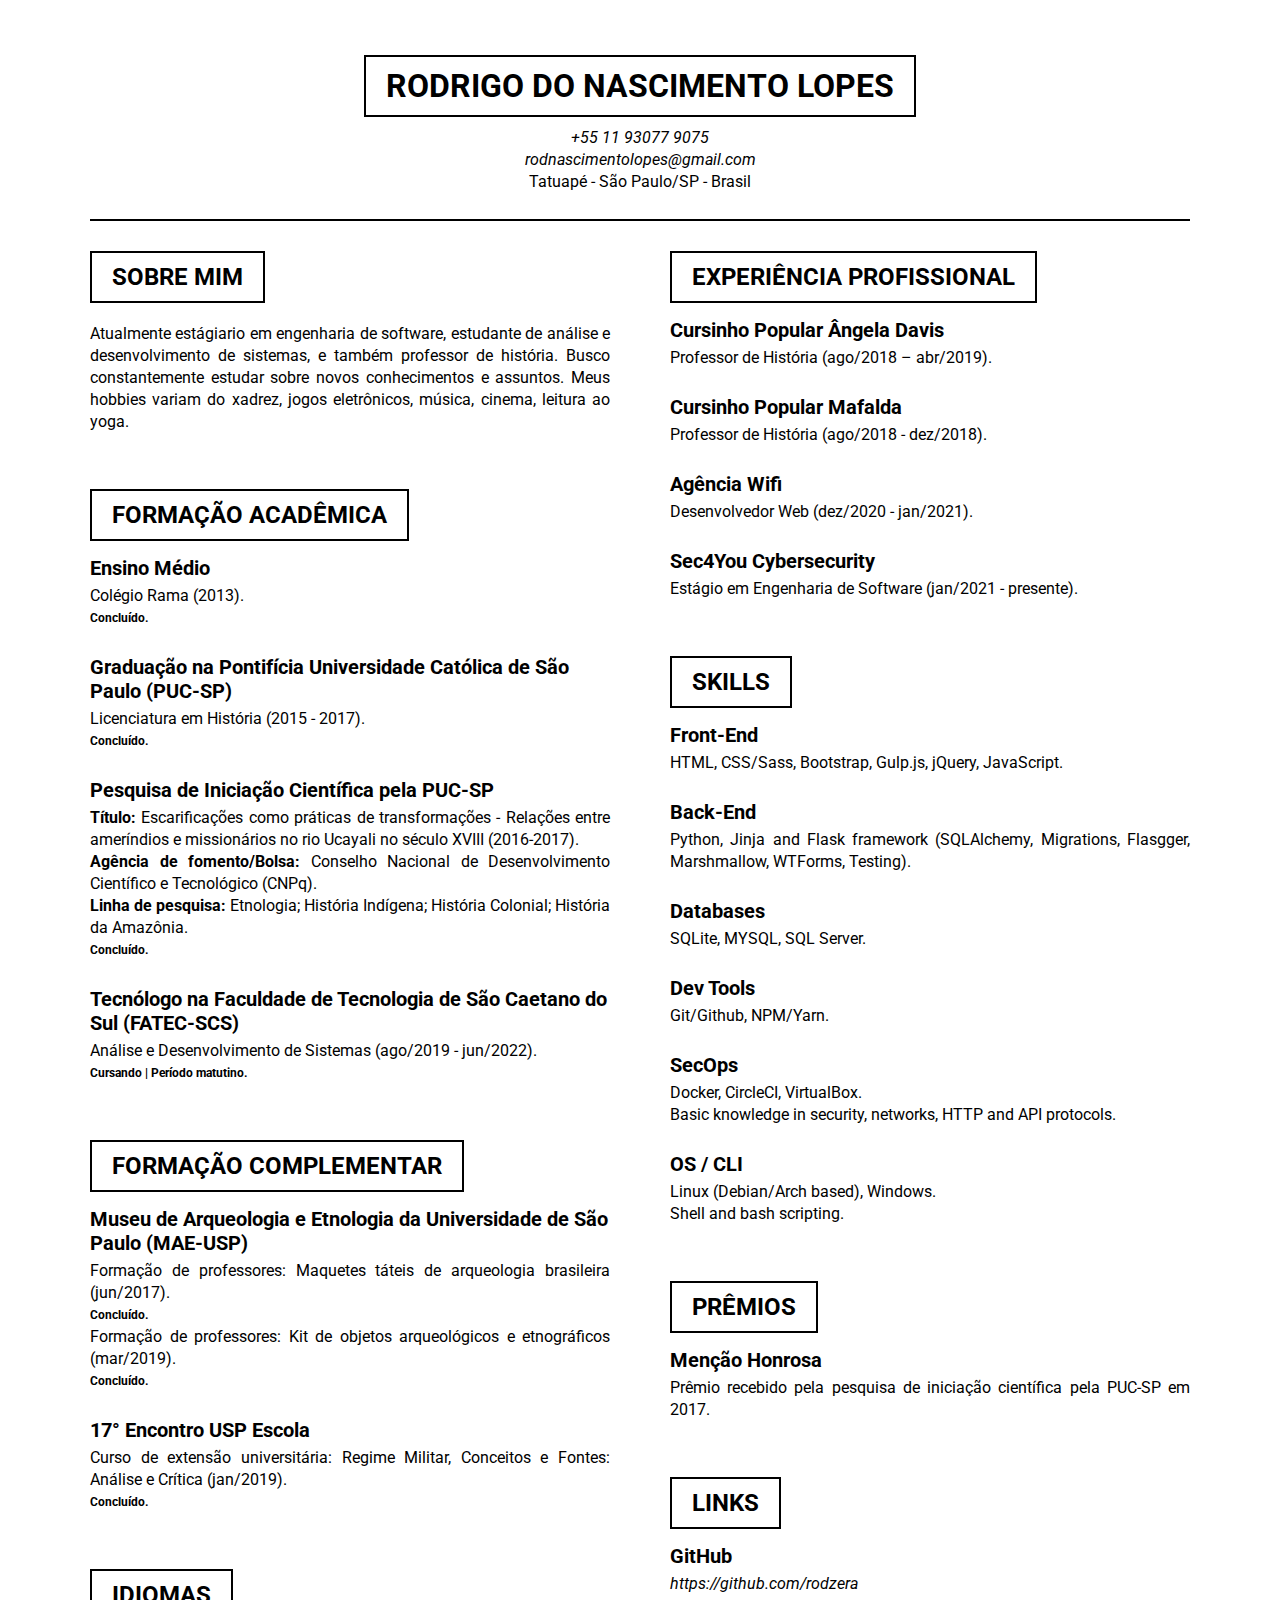
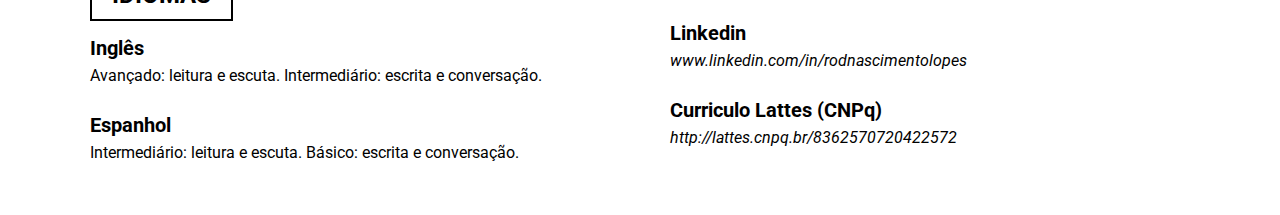
<file: index.html>
<!DOCTYPE html>
<html lang="pt-br">
<head>
  <meta charset="UTF-8">
  <meta name="viewport" content="width=device-width, initial-scale=1.0">
  <title>cv-rodrigo-lopes</title>
  <style>
    @import url('https://fonts.googleapis.com/css2?family=Roboto:wght@400;700&display=swap');

    html {
      font-family: "Roboto";
      text-shadow: none;
      color: #000;
    }

    body {
      max-width: 1100px;
      margin: 25px auto;
      padding: 0 50px;
    }

    h1, h2 {
      text-transform: uppercase;
      border: 2px solid #000;
      display: inline-block;
      padding: 10px 20px;
      margin: 30px 0 0;
    }

    a {
      text-decoration: none;
      color: inherit;
    }

    h2 {
      margin-bottom: 15px;
    }

    h3 {
      margin: 0 0;
      font-size: 20px;
    }

    h4 {
      font-weight: 300;
      font-size: 14px;
      margin: 0 0;
    }

    header {
      text-align: center;
      border-bottom: 2px solid #000;
    }

    main {
      display: grid;
      grid-template-columns: 1fr 1fr;
      grid-gap: 60px;
    }

    header p {
      padding-top: 10px;
      line-height: 22px;
    }

    main p {
      text-align: justify;
      line-height: 22px;
    }

    p {
      padding: 5px 0 10px;
      margin-top: 0px;
      text-justify: auto;
    }

    small {
      display: block;
      margin-top: 8px;
      font-weight: bold;
      font-size: 12px;
    }

    .empty-section-margin {
      margin-bottom: 26px;
    }

    .no-mt {
      margin-top: 0px;
    }  

  </style>
</head>
<body>
  <header>
      <h1>Rodrigo do Nascimento Lopes</h1>
      <p>
          <a href="tel:+5511930779075"><i>+55 11 93077 9075</i></a><br>
          <a href="mailto:rodnascimentolopes@gmail.com" target="_blank"><i>rodnascimentolopes@gmail.com</i></a><br>
          Tatuapé - São Paulo/SP - Brasil
      </p>
  </header>
  <main>
    <section>
      <h2>Sobre Mim</h2>
      <p>Atualmente estágiario em engenharia de software, estudante de análise e desenvolvimento de sistemas, e também professor de história. Busco constantemente estudar sobre novos conhecimentos e assuntos. Meus hobbies variam do xadrez, jogos eletrônicos, música, cinema, leitura ao yoga.</p>

      <!--
      <h2>Objetivo</h2>
      <p></p> 
      -->

      <h2>Formação Acadêmica</h2>
      <h3>Ensino Médio</h3>
      <p>Colégio Rama (2013).<small class="no-mt">Concluído.</small></p>

      <h3>Graduação na Pontifícia Universidade Católica de São Paulo (PUC-SP)</h3>
      <p>Licenciatura em História (2015 - 2017).<small class="no-mt">Concluído.</small></p>

      <h3>Pesquisa de Iniciação Científica pela PUC-SP</h3>
      <p><b>Título:</b> Escarificações como práticas de transformações - Relações entre ameríndios e missionários no rio Ucayali no século XVIII (2016-2017).<br>
      <b>Agência de fomento/Bolsa:</b> Conselho Nacional de Desenvolvimento Científico e Tecnológico (CNPq).<br>
      <b>Linha de pesquisa:</b> Etnologia; História Indígena; História Colonial; História da Amazônia.<small class="no-mt">Concluído.</small></p>
      
      <h3>Tecnólogo na Faculdade de Tecnologia de São Caetano do Sul (FATEC-SCS)</h3>
      <p>Análise e Desenvolvimento de Sistemas (ago/2019 - jun/2022).<small class="no-mt">Cursando | Período matutino.</small></p>
      
      <h2>Formação Complementar</h2>
      <h3>Museu de Arqueologia e Etnologia da Universidade de São Paulo (MAE-USP)</h3>
      <p>Formação de professores: Maquetes táteis de arqueologia brasileira (jun/2017).<small class="no-mt">Concluído.</small>Formação de professores: Kit de objetos arqueológicos e etnográficos (mar/2019).<small class="no-mt">Concluído.</small></p>

      <h3>17° Encontro USP Escola</h3>
      <p>Curso de extensão universitária: Regime Militar, Conceitos e Fontes: Análise e Crítica (jan/2019).<small class="no-mt">Concluído.</small></p>

      <h2>Idiomas</h2>
      <h3>Inglês</h3> 
      <p>Avançado: leitura e escuta. Intermediário: escrita e conversação.</p>
      <h3>Espanhol</h3>
      <p>Intermediário: leitura e escuta. Básico: escrita e conversação.</p>
    </section>

    <section>
      <h2>Experiência Profissional</h2>
      <h3>Cursinho Popular Ângela Davis</h3>
      <p>Professor de História (ago/2018 – abr/2019).</p>
      <h3>Cursinho Popular Mafalda</h3>
      <p>Professor de História (ago/2018 - dez/2018).</p>
      <h3>Agência Wifi</h3>
      <p>Desenvolvedor Web (dez/2020 - jan/2021).</p>
      <h3>Sec4You Cybersecurity</h3>
      <p>Estágio em Engenharia de Software (jan/2021 - presente).</p>


      <h2>Skills</h2>
      <h3>Front-End</h3>
      <p>HTML, CSS/Sass, Bootstrap, Gulp.js, jQuery, JavaScript.</p>
      <h3>Back-End</h3>
      <p>Python, Jinja and Flask framework (SQLAlchemy, Migrations, Flasgger, Marshmallow, WTForms, Testing).</p>
      <h3>Databases</h3>
      <p>SQLite, MYSQL, SQL Server.
      <h3>Dev Tools</h3>
      <p>Git/Github, NPM/Yarn.</p>
      <h3>SecOps</h3>
      <p>Docker, CircleCI, VirtualBox.<br>Basic knowledge in security, networks, HTTP and API protocols.
      </p>
      <h3>OS / CLI</h3>
      <p>Linux (Debian/Arch based), Windows.<br>Shell and bash scripting.</p>

      <h2>Prêmios</h2>
      <h3>Menção Honrosa</h3>
      <p>Prêmio recebido pela pesquisa de iniciação científica pela PUC-SP em 2017.</p>
      
      <h2>Links</h2>
      <h3>GitHub</h3>
      <p><a href="https://github.com/rodzera" target="_blank"><i>https://github.com/rodzera</i></a></p>
      <h3>Linkedin</h3>
      <p><a href="https://www.linkedin.com/in/rodnascimentolopes" target="_blank"><i>www.linkedin.com/in/rodnascimentolopes</i></a></p>
      <h3>Curriculo Lattes (CNPq)</h3>
      <p><a href="http://lattes.cnpq.br/8362570720422572" target="_blank"><i>http://lattes.cnpq.br/8362570720422572</i></a></p>
    </section>
  </main>    
</body>
</html>
</file>
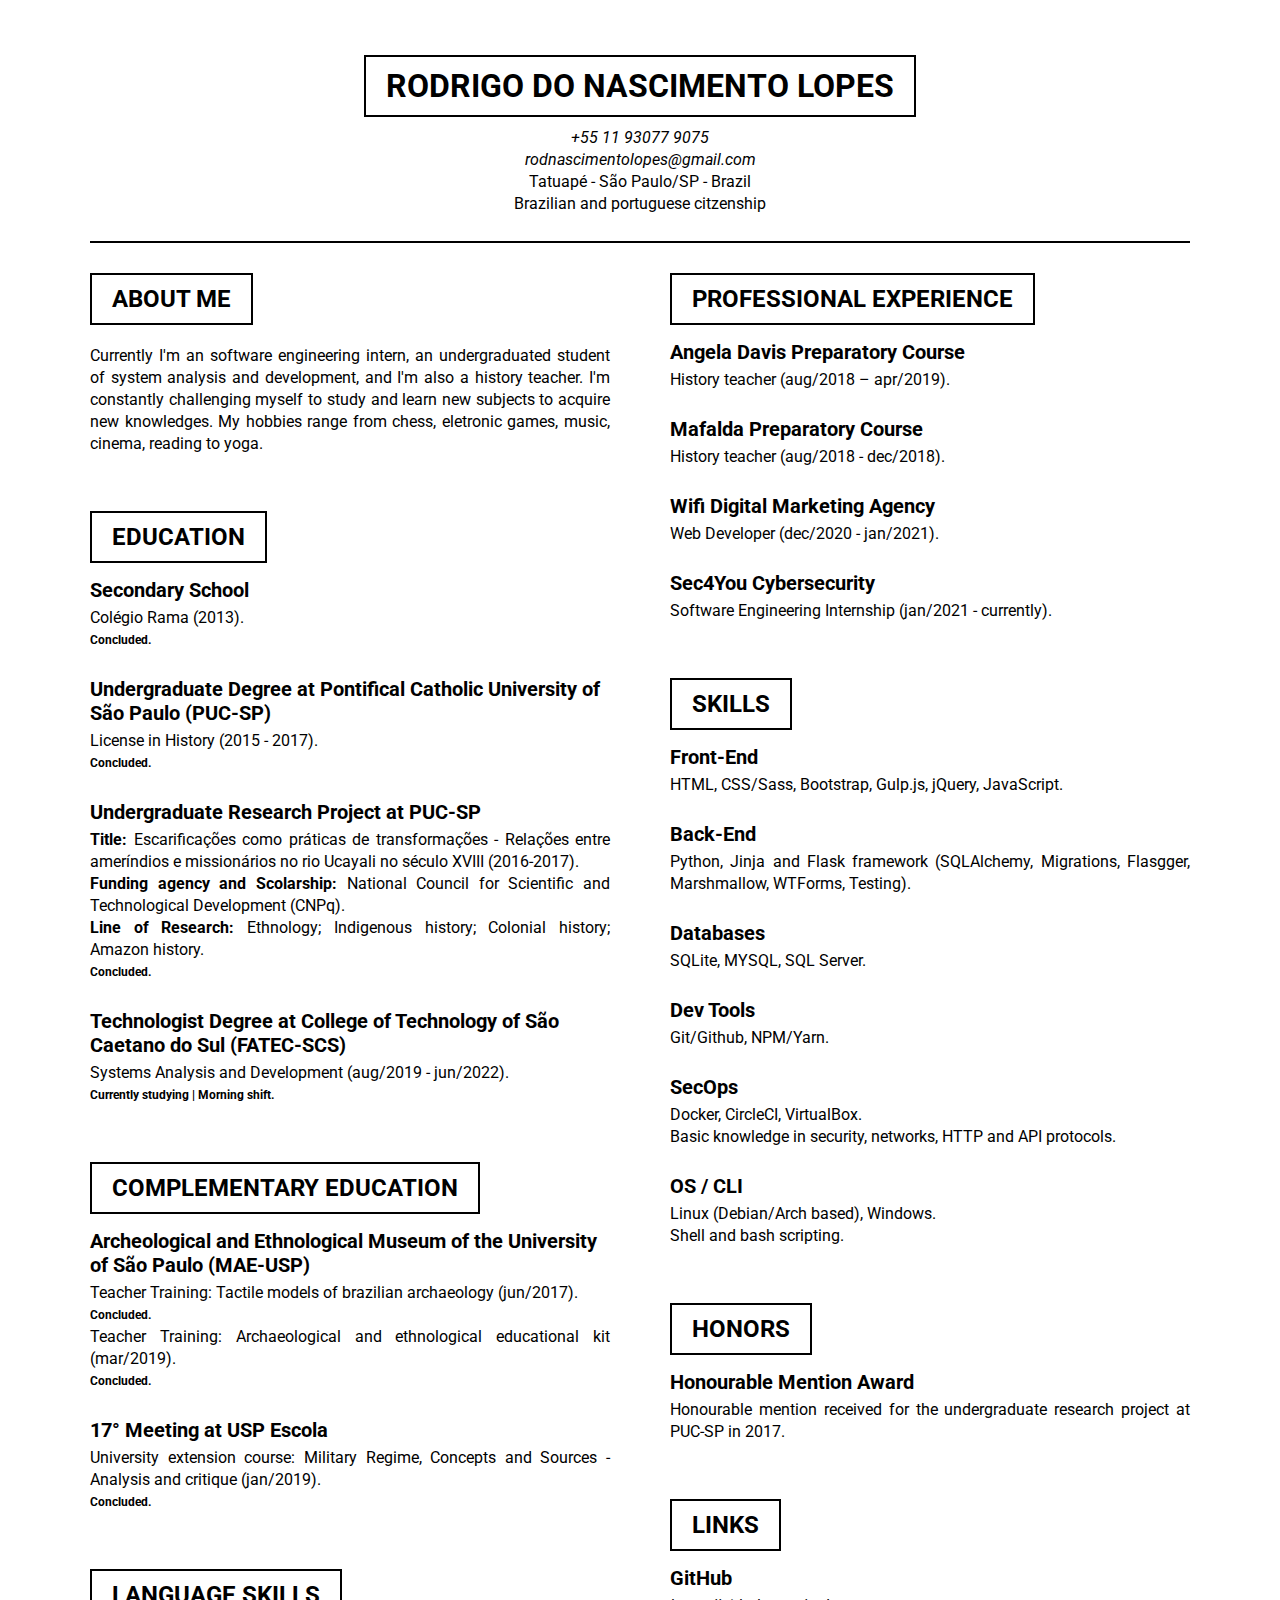
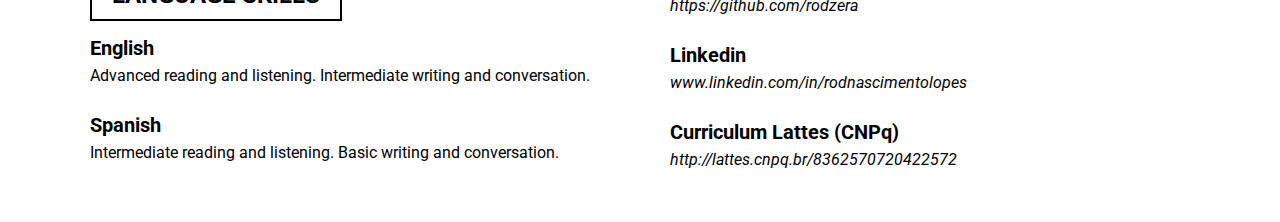
<file: eng/index.html>
<!DOCTYPE html>
<html lang="en">
<head>
  <meta charset="UTF-8">
  <meta name="viewport" content="width=device-width, initial-scale=1.0">
  <title>cv-rodrigo-lopes-eng</title>
  <style>
    @import url('https://fonts.googleapis.com/css2?family=Roboto:wght@400;700&display=swap');

    html {
      font-family: "Roboto";
      text-shadow: none;
      color: #000;
    }

    body {
      max-width: 1100px;
      margin: 25px auto;
      padding: 0 50px;
    }

    h1, h2 {
      text-transform: uppercase;
      border: 2px solid #000;
      display: inline-block;
      padding: 10px 20px;
      margin: 30px 0 0;
    }

    a {
      text-decoration: none;
      color: inherit;
    }

    h2 {
      margin-bottom: 15px;
    }

    h3 {
      margin: 0 0;
      font-size: 20px;
    }

    h4 {
      font-weight: 300;
      font-size: 14px;
      margin: 0 0;
    }

    header {
      text-align: center;
      border-bottom: 2px solid #000;
    }

    main {
      display: grid;
      grid-template-columns: 1fr 1fr;
      grid-gap: 60px;
    }

    header p {
      padding-top: 10px;
      line-height: 22px;
    }

    main p {
      text-align: justify;
      line-height: 22px;
    }

    p {
      padding: 5px 0 10px;
      margin-top: 0px;
      text-justify: auto;
    }

    small {
      display: block;
      margin-top: 8px;
      font-weight: bold;
      font-size: 12px;
    }

    .empty-section-margin {
      margin-bottom: 26px;
    }

    .no-mt {
      margin-top: 0px;
    }  
    
  </style>
</head>
<body>
  <header>
    <h1>Rodrigo do Nascimento Lopes</h1>
    <p>
      <a href="tel:+5511930779075"><i>+55 11 93077 9075</i></a><br>
      <a href="mailto:rodnascimentolopes@gmail.com" target="_blank"><i>rodnascimentolopes@gmail.com</i></a><br>
      Tatuapé - São Paulo/SP - Brazil<br>
      Brazilian and portuguese citzenship
    </p>
  </header>
  <main>
    <section>
      <h2>About Me</h2>
      <p>Currently I'm an software engineering intern, an undergraduated student of system analysis and development, and I'm also a history teacher. I'm constantly challenging myself to study and learn new subjects to acquire new knowledges. My hobbies range from chess, eletronic games, music, cinema, reading to yoga.</p>

      <!--
      <h2>Objective</h2>
      <p></p>
      -->
  
      <h2>Education</h2>
      <h3>Secondary School</h3>
      <p>Colégio Rama (2013).<small class="no-mt">Concluded.</small></p>

      <h3>Undergraduate Degree at Pontifical Catholic University of São Paulo (PUC-SP)</h3>
      <p>License in History (2015 - 2017).<small class="no-mt">Concluded.</small></p>

      <h3>Undergraduate Research Project at PUC-SP</h3>
      <p><b>Title:</b> Escarificações como práticas de transformações - Relações entre ameríndios e missionários no rio Ucayali no século XVIII (2016-2017).<br>
      <b>Funding agency and Scolarship:</b> National Council for Scientific and Technological Development (CNPq).<br>
      <b>Line of Research:</b> Ethnology; Indigenous history; Colonial history; Amazon history.<small class="no-mt">Concluded.</small></p>
      
      <h3>Technologist Degree at College of Technology of São Caetano do Sul (FATEC-SCS)</h3>
      <p>Systems Analysis and Development (aug/2019 - jun/2022).<small class="no-mt">Currently studying | Morning shift.</small></p>
      
      <h2>Complementary Education</h2>
      <h3>Archeological and Ethnological Museum of the University of São Paulo (MAE-USP)</h3>
      <p>Teacher Training: Tactile models of brazilian archaeology (jun/2017).<small class="no-mt">Concluded.</small>Teacher Training: Archaeological and ethnological educational kit (mar/2019).<small class="no-mt">Concluded.</small></p>

      <h3>17° Meeting at USP Escola</h3>
      <p>University extension course: Military Regime, Concepts and Sources - Analysis and critique (jan/2019).<small class="no-mt">Concluded.</small></p>

      <h2>Language Skills</h2>
      <h3>English</h3> 
      <p>Advanced reading and listening. Intermediate writing and conversation.</p>
      <h3>Spanish</h3>
      <p>Intermediate reading and listening. Basic writing and conversation.</p>
    </section>

    <section>
      <h2>Professional Experience </h2>
      <h3>Angela Davis Preparatory Course</h3>
      <p>History teacher (aug/2018 – apr/2019).</p>
      <h3>Mafalda Preparatory Course</h3>
      <p>History teacher (aug/2018 - dec/2018).</p>
      <h3>Wifi Digital Marketing Agency</h3>
      <p>Web Developer (dec/2020 - jan/2021).</p>
      <h3>Sec4You Cybersecurity</h3>
      <p>Software Engineering Internship (jan/2021 - currently).</p>

      <h2>Skills</h2>
      <h3>Front-End</h3>
      <p>HTML, CSS/Sass, Bootstrap, Gulp.js, jQuery, JavaScript.</p>
      <h3>Back-End</h3>
      <p>Python, Jinja and Flask framework (SQLAlchemy, Migrations, Flasgger, Marshmallow, WTForms, Testing).</p>
      <h3>Databases</h3>
      <p>SQLite, MYSQL, SQL Server.
      <h3>Dev Tools</h3>
      <p>Git/Github, NPM/Yarn.</p>
      <h3>SecOps</h3>
      <p>Docker, CircleCI, VirtualBox.<br>Basic knowledge in security, networks, HTTP and API protocols.
      </p>
      <h3>OS / CLI</h3>
      <p>Linux (Debian/Arch based), Windows.<br>Shell and bash scripting.</p>

      <h2>Honors</h2>
      <h3>Honourable Mention Award</h3>
      <p>Honourable mention received for the undergraduate research project at PUC-SP in 2017.</p>

      <h2>Links</h2>
      <h3>GitHub</h3>
      <p><a href="https://github.com/rodzera" target="_blank"><i>https://github.com/rodzera</i></a></p>
      <h3>Linkedin</h3>
      <p><a href="https://www.linkedin.com/in/rodnascimentolopes" target="_blank"><i>www.linkedin.com/in/rodnascimentolopes</i></a></p>
      <h3>Curriculum Lattes (CNPq)</h3>
      <p><a href="http://lattes.cnpq.br/8362570720422572" target="_blank"><i>http://lattes.cnpq.br/8362570720422572</i></a></p>
    </section>
  </main>    
</body>
</html>
</file>
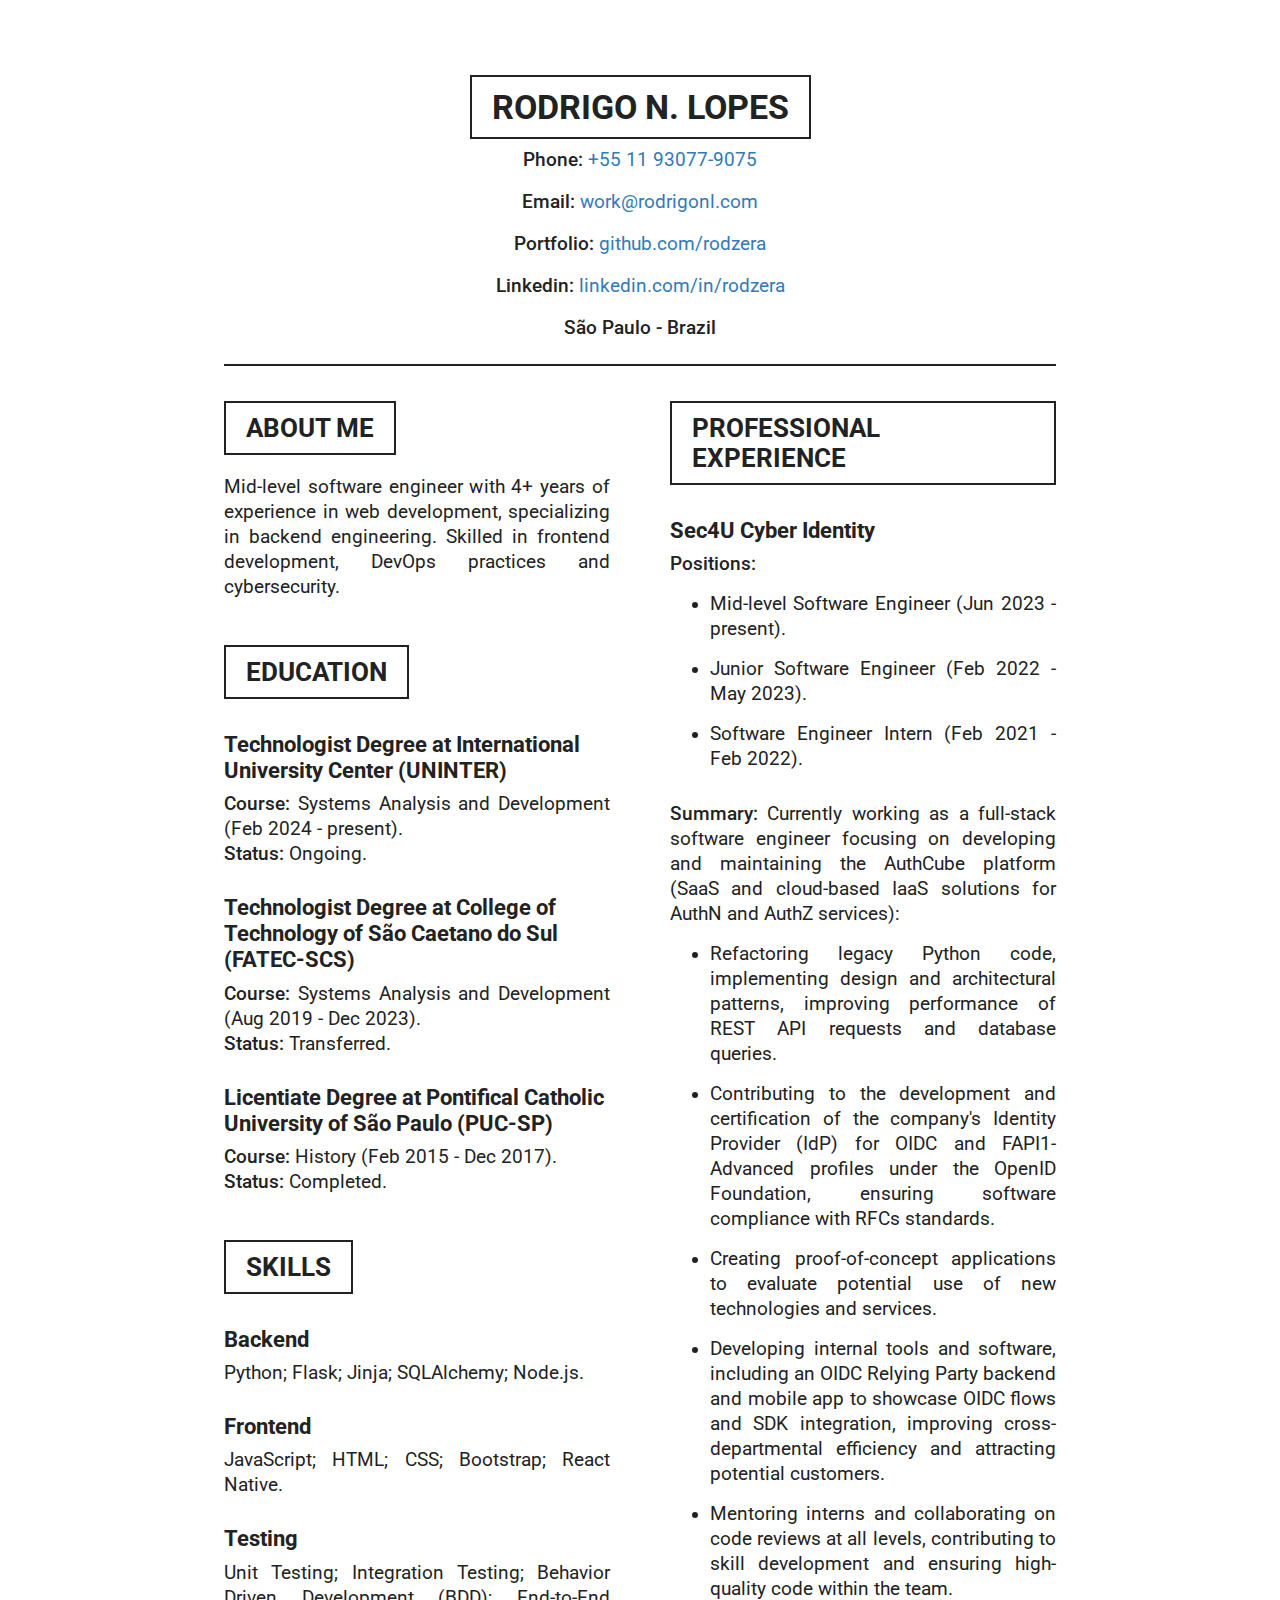
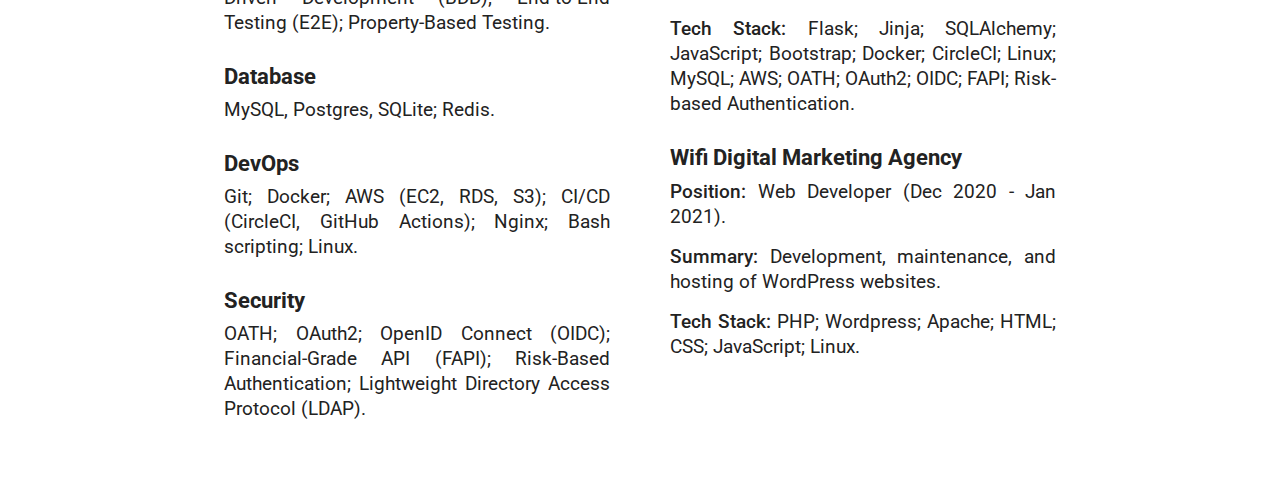
<file: src/index.html>
<!DOCTYPE html>
<html lang="en">
  <head>
    <meta charset="UTF-8">
    <meta name="viewport" content="width=device-width, initial-scale=1.0">
    <title>Resume - Rodrigo N. Lopes</title>
    <link rel="stylesheet" href="./style.css">
  </head>
  <body>
    <header>
      <h1>Rodrigo N. Lopes</h1>
      <div class="info">
        <p><span>Phone:</span> <a href="tel:+5511930779075">+55 11 93077-9075</a></p>
        <p><span>Email:</span> <a href="mailto:work@rodrigonl.com" target="_blank" rel="noopener noreferrer">work@rodrigonl.com</a></p>
        <p><span>Portfolio:</span> <a href="https://github.com/rodzera" target="_blank">github.com/rodzera</a></p>
        <p><span>Linkedin:</span> <a href="https://www.linkedin.com/in/rodzera" target="_blank">linkedin.com/in/rodzera</a></p>
        <p><span>São Paulo - Brazil</span></p>
      </div>
    </header>
    <main>
      <section>

        <!-- About Me -->
        <div class="content">
          <div class="content-h2">
            <h2>About Me</h2>
          </div>
          <p>Mid-level software engineer with 4+ years of experience in web development, specializing in backend engineering. Skilled in frontend development, DevOps practices and cybersecurity.</p>
        </div>

        <!-- Education -->
        <div class="content">
          <div class="content-h2">
            <h2>Education</h2>
          </div>

          <h3>Technologist Degree at International University Center (UNINTER)</h3>
          <p><span>Course:</span> Systems Analysis and Development (Feb 2024 - present).<br><span>Status:</span> Ongoing.</p>

          <h3>Technologist Degree at College of Technology of São Caetano do Sul (FATEC-SCS)</h3>
          <p><span>Course:</span> Systems Analysis and Development (Aug 2019 - Dec 2023).<br><span>Status:</span> Transferred.</p>

          <h3>Licentiate Degree at Pontifical Catholic University of São Paulo (PUC-SP)</h3>
          <p><span>Course:</span> History (Feb 2015 - Dec 2017).<br><span>Status:</span> Completed.</p>

        </div>

        <!-- Skills -->
        <div class="content">
          <div class="content-h2">
            <h2>Skills</h2>
          </div>

          <h3>Backend</h3>
          <p>Python; Flask; Jinja; SQLAlchemy; Node.js.</p>
          
          <h3>Frontend</h3>
          <p>JavaScript; HTML; CSS; Bootstrap; React Native.

          <h3>Testing</h3>
          <p>Unit Testing; Integration Testing; Behavior Driven Development (BDD); End-to-End Testing (E2E); Property-Based Testing.</p>

          <h3>Database</h3>
          <p>MySQL, Postgres, SQLite; Redis.</p>
    
          <h3>DevOps</h3>
          <p>Git; Docker; AWS (EC2, RDS, S3); CI/CD (CircleCI, GitHub Actions); Nginx; Bash scripting; Linux.</p>
    
          <h3>Security</h3>
          <p>OATH; OAuth2; OpenID Connect (OIDC); Financial-Grade API (FAPI); Risk-Based Authentication; Lightweight Directory Access Protocol (LDAP).</p>
        </div>

      </section>
      <section>

        <!-- Professional Experience -->
        <div class="content">
          <div class="content-h2">
            <h2>Professional Experience</h2>
          </div>

          <h3>Sec4U Cyber Identity</h3>
          <p><span>Positions:</span>
            <ul>
              <li>Mid-level Software Engineer (Jun 2023 - present).</li>
              <li>Junior Software Engineer (Feb 2022 - May 2023).</li>
              <li>Software Engineer Intern (Feb 2021 - Feb 2022).</li>
            </ul>
          </p>
          <p>
            <span>Summary:</span> Currently working as a full-stack software engineer focusing on developing and maintaining the AuthCube platform (SaaS and cloud-based IaaS solutions for AuthN and AuthZ services):<br>
          </p>
          <ul>
            <li>Refactoring legacy Python code, implementing design and architectural patterns, improving performance of REST API requests and database queries.</li>
            <li>Contributing to the development and certification of the company's Identity Provider (IdP) for OIDC and FAPI1-Advanced profiles under the OpenID Foundation, ensuring software compliance with RFCs standards.</li>
            <li>Creating proof-of-concept applications to evaluate potential use of new technologies and services.</li>
            <li>Developing internal tools and software, including an OIDC Relying Party backend and mobile app to showcase OIDC flows and SDK integration, improving cross-departmental efficiency and attracting potential customers.</li>
            <li>Mentoring interns and collaborating on code reviews at all levels, contributing to skill development and ensuring high-quality code within the team.</li>
          </ul>
          <p><span>Tech Stack:</span> Flask; Jinja; SQLAlchemy; JavaScript; Bootstrap; Docker; CircleCI; Linux; MySQL; AWS; OATH; OAuth2; OIDC; FAPI; Risk-based Authentication.</p>

          <h3>Wifi Digital Marketing Agency</h3>
          <p><span>Position:</span> Web Developer (Dec 2020 - Jan 2021).</p>
          <p><span>Summary:</span> Development, maintenance, and hosting of WordPress websites.</p>
          <p><span>Tech Stack:</span> PHP; Wordpress; Apache; HTML; CSS; JavaScript; Linux.</p>
        </div>

      </section>
    </main>    
  </body>
</html>
</file>
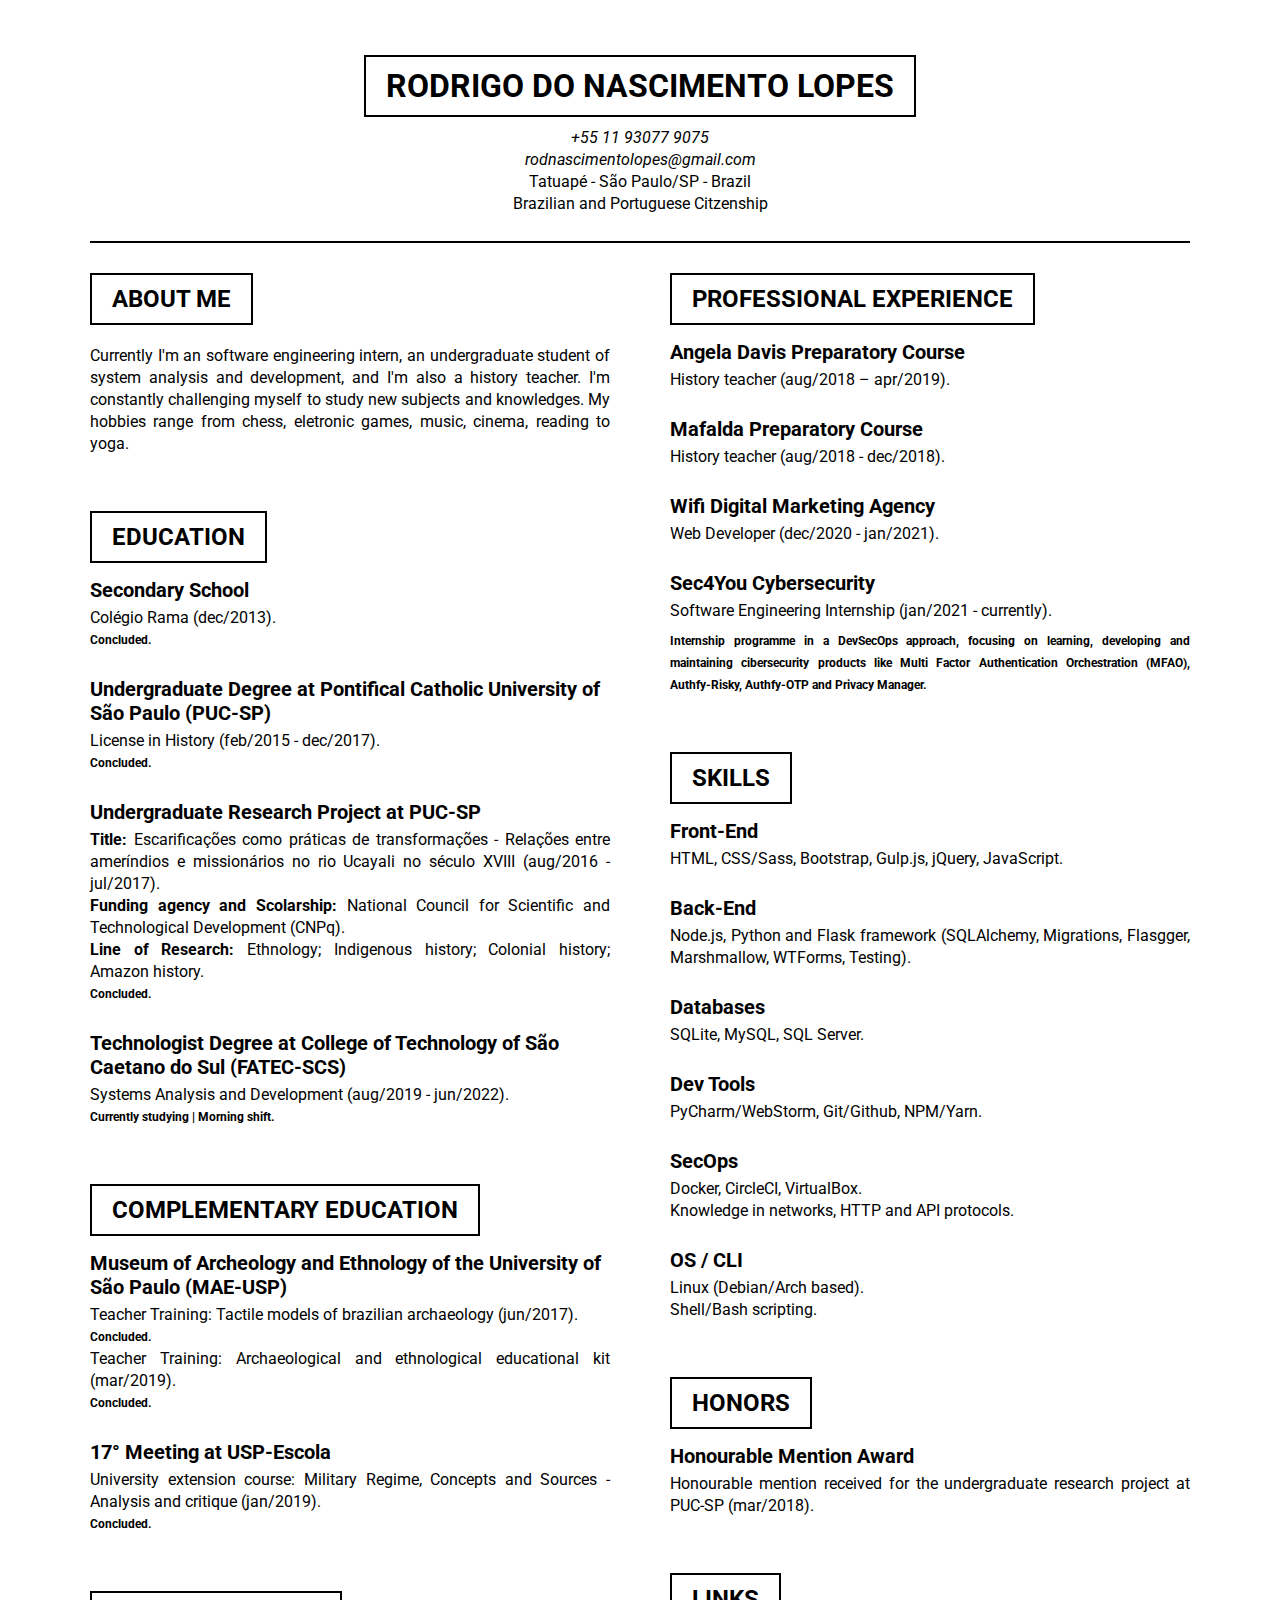
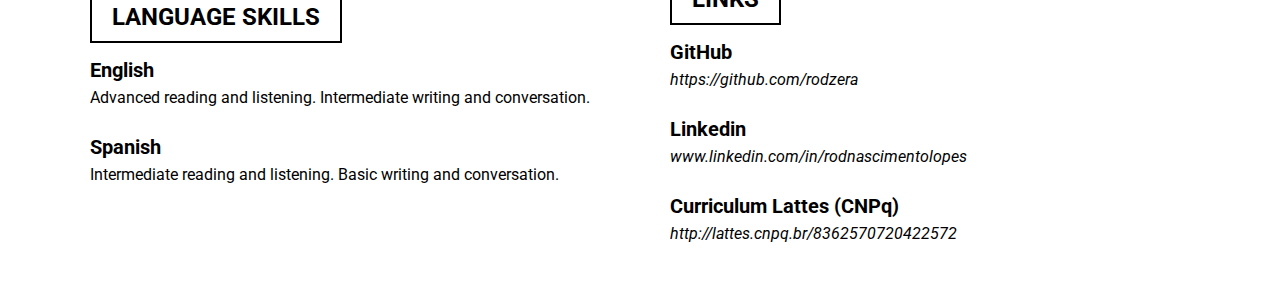
<file: html/eng.html>
<!DOCTYPE html>
<html lang="en">
<head>
  <meta charset="UTF-8">
  <meta name="viewport" content="width=device-width, initial-scale=1.0">
  <title>cv-rodrigo-lopes-eng</title>
  <link rel="stylesheet" href="../style/style.css">
</head>
<body>
  <header>
    <h1>Rodrigo do Nascimento Lopes</h1>
    <p>
      <a href="tel:+5511930779075"><i>+55 11 93077 9075</i></a><br>
      <a href="mailto:rodnascimentolopes@gmail.com" target="_blank"><i>rodnascimentolopes@gmail.com</i></a><br>
      Tatuapé - São Paulo/SP - Brazil<br>
      Brazilian and Portuguese Citzenship
    </p>
  </header>
  <main>
    <section>
      <h2>About Me</h2>
      <p>Currently I'm an software engineering intern, an undergraduate student of system analysis and development, and I'm also a history teacher. I'm constantly challenging myself to study new subjects and knowledges. My hobbies range from chess, eletronic games, music, cinema, reading to yoga.</p>
  
      <h2>Education</h2>
      <h3>Secondary School</h3>
      <p>Colégio Rama (dec/2013).<small class="no-mt">Concluded.</small></p>

      <h3>Undergraduate Degree at Pontifical Catholic University of São Paulo (PUC-SP)</h3>
      <p>License in History (feb/2015 - dec/2017).<small class="no-mt">Concluded.</small></p>

      <h3>Undergraduate Research Project at PUC-SP</h3>
      <p><b>Title:</b> Escarificações como práticas de transformações - Relações entre ameríndios e missionários no rio Ucayali no século XVIII (aug/2016 - jul/2017).<br>
      <b>Funding agency and Scolarship:</b> National Council for Scientific and Technological Development (CNPq).<br>
      <b>Line of Research:</b> Ethnology; Indigenous history; Colonial history; Amazon history.<small class="no-mt">Concluded.</small></p>
      
      <h3>Technologist Degree at College of Technology of São Caetano do Sul (FATEC-SCS)</h3>
      <p>Systems Analysis and Development (aug/2019 - jun/2022).<small class="no-mt">Currently studying | Morning shift.</small></p>
      
      <h2>Complementary Education</h2>
      <h3>Museum of Archeology and Ethnology of the University of São Paulo (MAE-USP)</h3>
      <p>Teacher Training: Tactile models of brazilian archaeology (jun/2017).<small class="no-mt">Concluded.</small>Teacher Training: Archaeological and ethnological educational kit (mar/2019).<small class="no-mt">Concluded.</small></p>

      <h3>17° Meeting at USP-Escola</h3>
      <p>University extension course: Military Regime, Concepts and Sources - Analysis and critique (jan/2019).<small class="no-mt">Concluded.</small></p>

      <h2>Language Skills</h2>
      <h3>English</h3> 
      <p>Advanced reading and listening. Intermediate writing and conversation.</p>
      <h3>Spanish</h3>
      <p>Intermediate reading and listening. Basic writing and conversation.</p>
    </section>

    <section>
      <h2>Professional Experience </h2>
      <h3>Angela Davis Preparatory Course</h3>
      <p>History teacher (aug/2018 – apr/2019).</p>
      <h3>Mafalda Preparatory Course</h3>
      <p>History teacher (aug/2018 - dec/2018).</p>
      <h3>Wifi Digital Marketing Agency</h3>
      <p>Web Developer (dec/2020 - jan/2021).</p>
      <h3>Sec4You Cybersecurity</h3>
      <p>Software Engineering Internship (jan/2021 - currently).<small>Internship programme in a DevSecOps approach, focusing on learning, developing and maintaining cibersecurity products like Multi Factor Authentication Orchestration (MFAO), Authfy-Risky, Authfy-OTP and Privacy Manager.</small></p>
      
      <h2>Skills</h2>
      <h3>Front-End</h3>
      <p>HTML, CSS/Sass, Bootstrap, Gulp.js, jQuery, JavaScript.</p>
      <h3>Back-End</h3>
      <p>Node.js, Python and Flask framework (SQLAlchemy, Migrations, Flasgger, Marshmallow, WTForms, Testing).</p>
      <h3>Databases</h3>
      <p>SQLite, MySQL, SQL Server.
      <h3>Dev Tools</h3>
      <p>PyCharm/WebStorm, Git/Github, NPM/Yarn.</p>
      <h3>SecOps</h3>
      <p>Docker, CircleCI, VirtualBox.<br>Knowledge in networks, HTTP and API protocols.</p>
      <h3>OS / CLI</h3>
      <p>Linux (Debian/Arch based).<br>Shell/Bash scripting.</p>

      <h2>Honors</h2>
      <h3>Honourable Mention Award</h3>
      <p>Honourable mention received for the undergraduate research project at PUC-SP (mar/2018).</p>

      <h2>Links</h2>
      <h3>GitHub</h3>
      <p><a href="https://github.com/rodzera" target="_blank"><i>https://github.com/rodzera</i></a></p>
      <h3>Linkedin</h3>
      <p><a href="https://www.linkedin.com/in/rodnascimentolopes" target="_blank"><i>www.linkedin.com/in/rodnascimentolopes</i></a></p>
      <h3>Curriculum Lattes (CNPq)</h3>
      <p><a href="http://lattes.cnpq.br/8362570720422572" target="_blank"><i>http://lattes.cnpq.br/8362570720422572</i></a></p>
    </section>
  </main>    
</body>
</html>
</file>
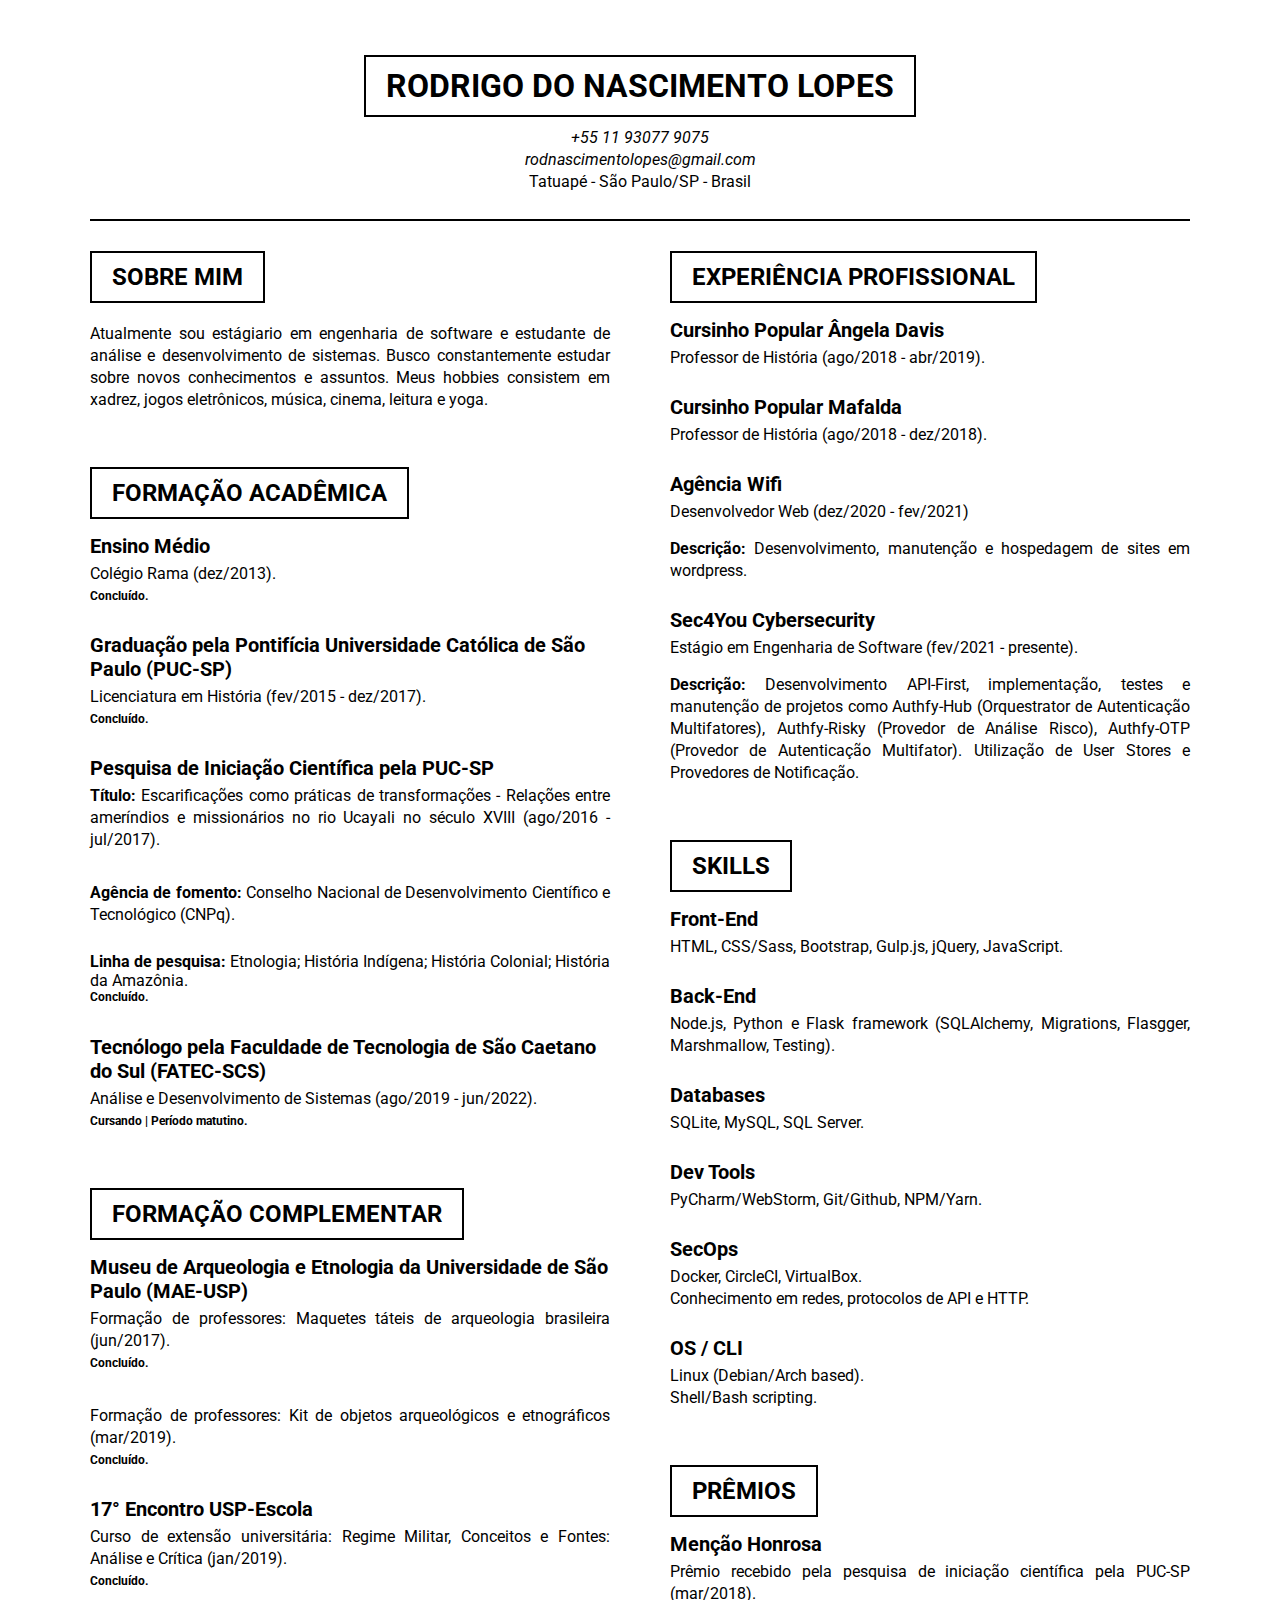
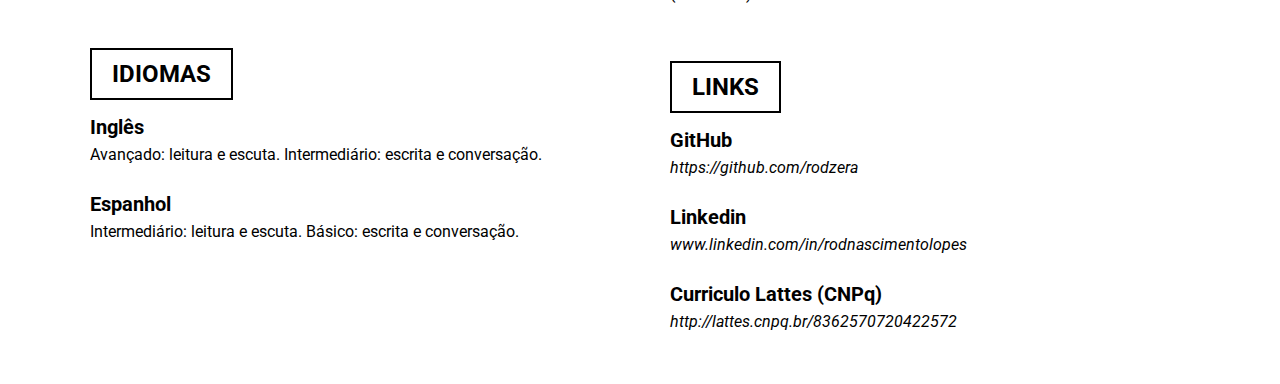
<file: html/pt-br.html>
<!DOCTYPE html>
<html lang="pt-br">
<head>
	<meta charset="UTF-8">
	<meta name="viewport" content="width=device-width, initial-scale=1.0">
	<title>cv-rodrigo-lopes</title>
	<link rel="stylesheet" href="../style/style.css">
</head>
<body>
	<header>
		<h1>Rodrigo do Nascimento Lopes</h1>
		<p>
			<a href="tel:+5511930779075"><i>+55 11 93077 9075</i></a><br>
			<a href="mailto:rodnascimentolopes@gmail.com" target="_blank"><i>rodnascimentolopes@gmail.com</i></a><br>
			Tatuapé - São Paulo/SP - Brasil
		</p>
	</header>
	<main>
		<section>
			<h2>Sobre Mim</h2>
			<p>Atualmente sou estágiario em engenharia de software e estudante de análise e desenvolvimento de sistemas. Busco constantemente estudar sobre novos conhecimentos e assuntos. Meus hobbies consistem em xadrez, jogos eletrônicos, música, cinema, leitura e yoga.</p>

			<h2>Formação Acadêmica</h2>
			<h3>Ensino Médio</h3>
			<p>Colégio Rama (dez/2013).<small class="no-mt">Concluído.</small></p>

			<h3>Graduação pela Pontifícia Universidade Católica de São Paulo (PUC-SP)</h3>
			<p>Licenciatura em História (fev/2015 - dez/2017).<small class="no-mt">Concluído.</small></p>

			<h3>Pesquisa de Iniciação Científica pela PUC-SP</h3>
			<p><b>Título:</b> Escarificações como práticas de transformações - Relações entre ameríndios e missionários no rio Ucayali no século XVIII (ago/2016 - jul/2017).</p>
			<p><b>Agência de fomento:</b> Conselho Nacional de Desenvolvimento Científico e Tecnológico (CNPq).</p>
			<b>Linha de pesquisa:</b> Etnologia; História Indígena; História Colonial; História da Amazônia.<small class="no-mt">Concluído.</small></p>
			
			<h3>Tecnólogo pela Faculdade de Tecnologia de São Caetano do Sul (FATEC-SCS)</h3>
			<p>Análise e Desenvolvimento de Sistemas (ago/2019 - jun/2022).<small class="no-mt">Cursando | Período matutino.</small></p>
			
			<h2>Formação Complementar</h2>
			<h3>Museu de Arqueologia e Etnologia da Universidade de São Paulo (MAE-USP)</h3>
			<p>Formação de professores: Maquetes táteis de arqueologia brasileira (jun/2017).<small class="no-mt">Concluído.</small></p>
			<p>Formação de professores: Kit de objetos arqueológicos e etnográficos (mar/2019).<small class="no-mt">Concluído.</small></p>

			<h3>17° Encontro USP-Escola</h3>
			<p>Curso de extensão universitária: Regime Militar, Conceitos e Fontes: Análise e Crítica (jan/2019).<small class="no-mt">Concluído.</small></p>

			<h2>Idiomas</h2>
			<h3>Inglês</h3> 
			<p>Avançado: leitura e escuta. Intermediário: escrita e conversação.</p>
			<h3>Espanhol</h3>
			<p>Intermediário: leitura e escuta. Básico: escrita e conversação.</p>
		</section>

		<section>
			<h2>Experiência Profissional</h2>
			<h3>Cursinho Popular Ângela Davis</h3>
			<p>Professor de História (ago/2018 - abr/2019).</p>

			<h3>Cursinho Popular Mafalda</h3>
			<p>Professor de História (ago/2018 - dez/2018).</p>

			<h3>Agência Wifi</h3>
			<p style="margin-bottom: 0">Desenvolvedor Web (dez/2020 - fev/2021)</p>
			<p><b>Descrição:</b> Desenvolvimento, manutenção e hospedagem de sites em wordpress.</p>

			<h3>Sec4You Cybersecurity</h3>
			<p style="margin-bottom: 0">Estágio em Engenharia de Software (fev/2021 - presente).</p>
			<p><b>Descrição:</b> Desenvolvimento API-First, implementação, testes e manutenção de projetos como Authfy-Hub (Orquestrator de Autenticação Multifatores), Authfy-Risky (Provedor de Análise Risco), Authfy-OTP (Provedor de Autenticação Multifator). Utilização de User Stores e Provedores de Notificação.</p>

			<h2>Skills</h2>
			<h3>Front-End</h3>
			<p>HTML, CSS/Sass, Bootstrap, Gulp.js, jQuery, JavaScript.</p>
			<h3>Back-End</h3>
			<p>Node.js, Python e Flask framework (SQLAlchemy, Migrations, Flasgger, Marshmallow, Testing).</p>
			<h3>Databases</h3>
			<p>SQLite, MySQL, SQL Server.
			<h3>Dev Tools</h3>
			<p>PyCharm/WebStorm, Git/Github, NPM/Yarn.</p>
			<h3>SecOps</h3>
			<p>Docker, CircleCI, VirtualBox.<br>Conhecimento em redes, protocolos de API e HTTP.</p>
			<h3>OS / CLI</h3>
			<p>Linux (Debian/Arch based).<br>Shell/Bash scripting.</p>

			<h2>Prêmios</h2>
			<h3>Menção Honrosa</h3>
			<p>Prêmio recebido pela pesquisa de iniciação científica pela PUC-SP (mar/2018).</p>
			
			<h2>Links</h2>
			<h3>GitHub</h3>
			<p><a href="https://github.com/rodzera" target="_blank"><i>https://github.com/rodzera</i></a></p>
			<h3>Linkedin</h3>
			<p><a href="https://www.linkedin.com/in/rodnascimentolopes" target="_blank"><i>www.linkedin.com/in/rodnascimentolopes</i></a></p>
			<h3>Curriculo Lattes (CNPq)</h3>
			<p><a href="http://lattes.cnpq.br/8362570720422572" target="_blank"><i>http://lattes.cnpq.br/8362570720422572</i></a></p>
		</section>
	</main>    
</body>
</html>
</file>
<file: src/style.css>
@import url('https://fonts.googleapis.com/css2?family=Roboto:wght@300;400;500;700&display=swap');

html {
  font-family:  "Roboto";
  color: #222;
  text-shadow: none;
  font-size: 17px;
}

body {
  max-width: 65%;
  margin: 25px auto;
  padding: 0 50px 35px;
}

h1, h2 {
  text-transform: uppercase;
  border: 2px solid;
  display: inline-block;
  padding: 10px 20px;
  margin: 35px 0 0;
}

a {
  text-decoration: none;
  color: #337ab7;
}

h2 {
  margin-bottom: 15px;
}

h3 {
  margin-top: 1rem;
  margin-bottom: 0.25rem;
  font-size: 1.3rem;
}

h4 {
  font-weight: 300;
  font-size: 14px;
}

header {
  padding: 15px;
  text-align: center;
  border-bottom: 2px solid;
}

main {
  display: grid;
  grid-template-columns: 1fr 1fr;
  gap: 60px;
}

header p {
  padding-top: 10px;
  line-height: 22px;
}

main p, li {
  text-align: justify;
  line-height: 25px;
}

p, li {
  padding: 5px 0 10px;
  margin: 0px;
  text-justify: auto;
  font-size: 1.1rem;
}

small {
  display: block;
  font-weight: 500;
  font-size: 12px;
}

span {
  font-weight: 500;
}

.profile {
  margin-top: 10px;
}

ul {
  margin-top: 0;
  margin-bottom: 0;
}

/* mobile portrait */
@media (max-width: 480px) {

  body {
    font-size: 13px;
  }

  .content h2 {
    text-align: center;
  }

}

/* tablets and mobile landscape */
@media (max-width: 768px) {

  body {
    font-size: 15px;
  }

}

/* desktops */
@media (max-width: 1025px) {

  main {
    grid-template-columns: 1fr;
    gap: 0;
  }

  .content-h2 {
    text-align: center;
    margin-bottom: 0;
  }

}
</file>
<file: style/style.css>
@import url('https://fonts.googleapis.com/css2?family=Roboto:wght@400;700&display=swap');

:root {
  --main-font-color: black;
}


html {
  font-family: "Roboto";
  text-shadow: none;
  color: var(--main-font-color);
}

body {
  max-width: 1100px;
  margin: 25px auto;
  padding: 0 50px;
}

h1, h2 {
  text-transform: uppercase;
  border: 2px solid;
  display: inline-block;
  padding: 10px 20px;
  margin: 30px 0 0;
}

a {
  text-decoration: none;
  color: inherit;
}

h2 {
  margin-bottom: 15px;
}

h3 {
  margin: 0 0;
  font-size: 20px;
}

h4 {
  font-weight: 300;
  font-size: 14px;
  margin: 0 0;
}

header {
  text-align: center;
  border-bottom: 2px solid;
}

main {
  display: grid;
  grid-template-columns: 1fr 1fr;
  grid-gap: 60px;
}

header p {
  padding-top: 10px;
  line-height: 22px;
}

main p {
  text-align: justify;
  line-height: 22px;
}

p {
  padding: 5px 0 10px;
  margin-top: 0px;
  text-justify: auto;
}

small {
  display: block;
  margin-top: 8px;
  font-weight: bold;
  font-size: 12px;
}

.empty-section-margin {
  margin-bottom: 26px;
}

.no-mt {
  margin-top: 0px;
}

.li {
  margin-bottom: 0px;
}
</file>
